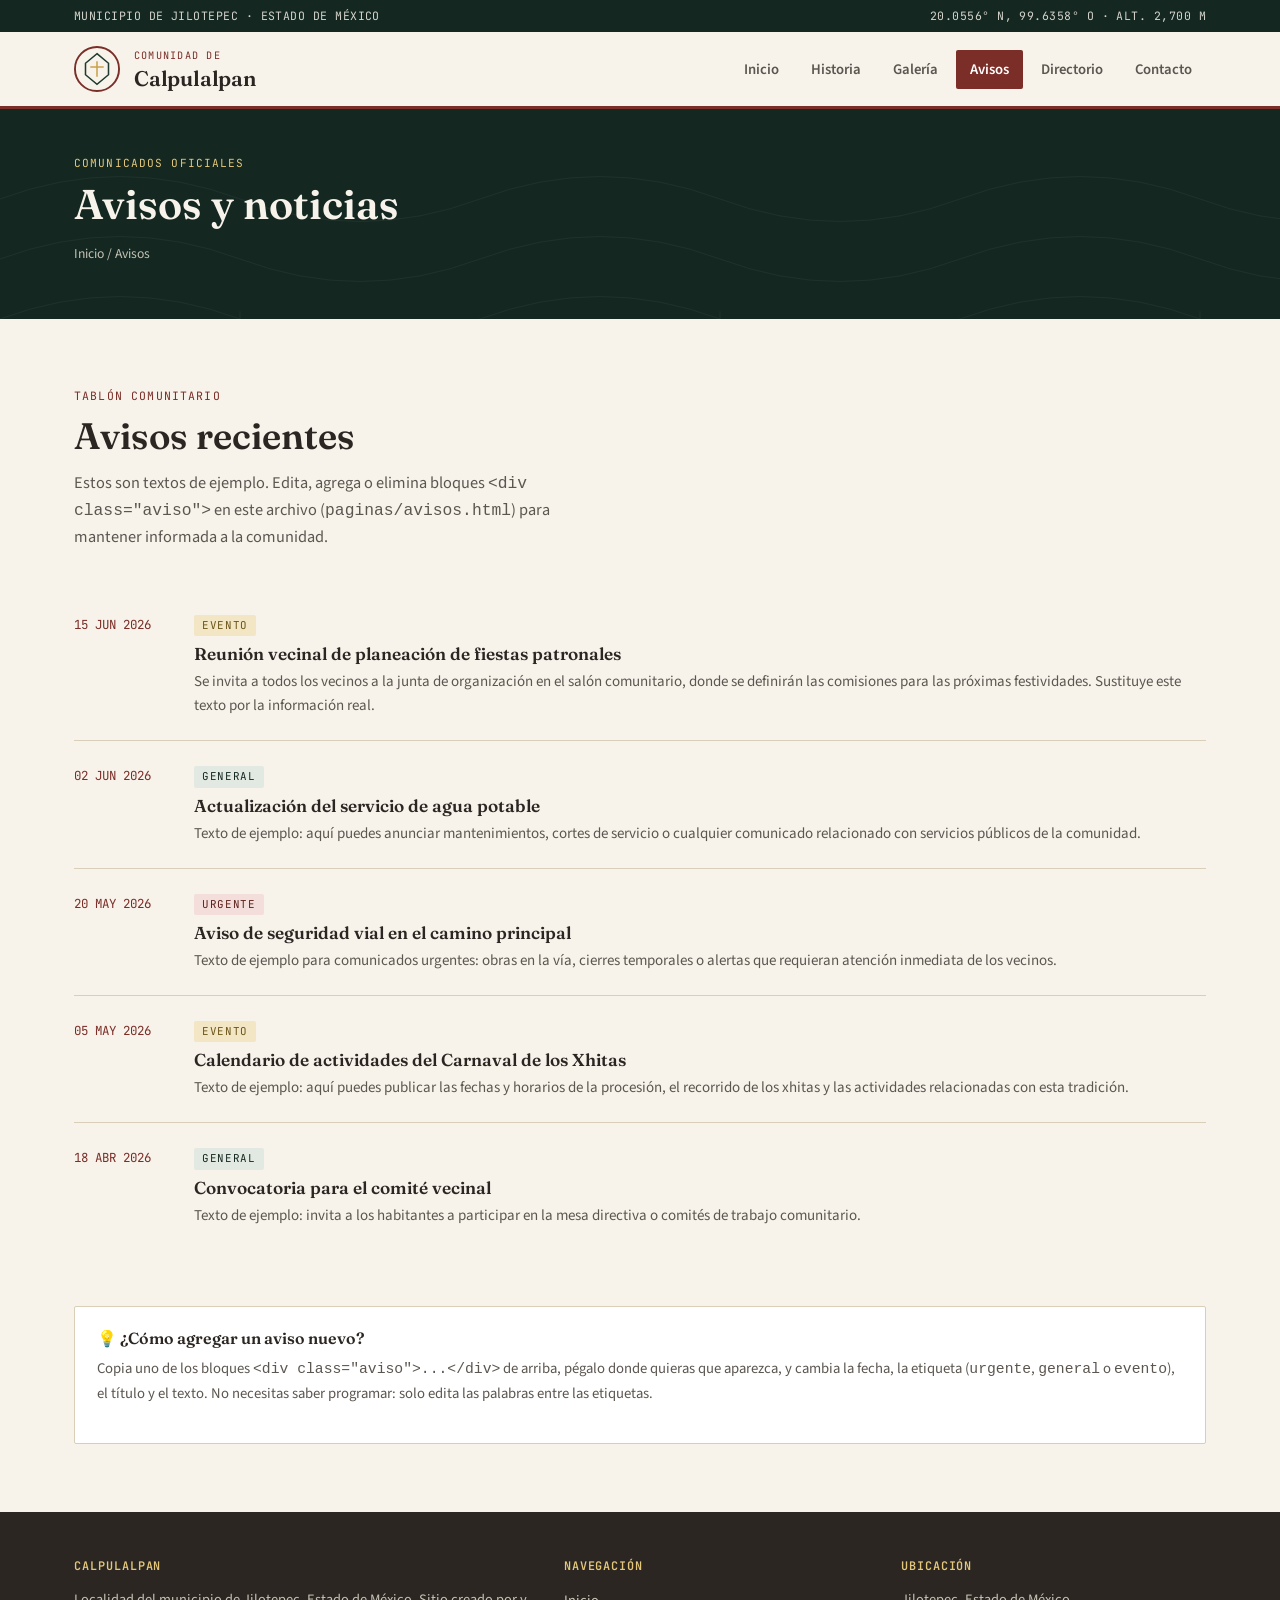
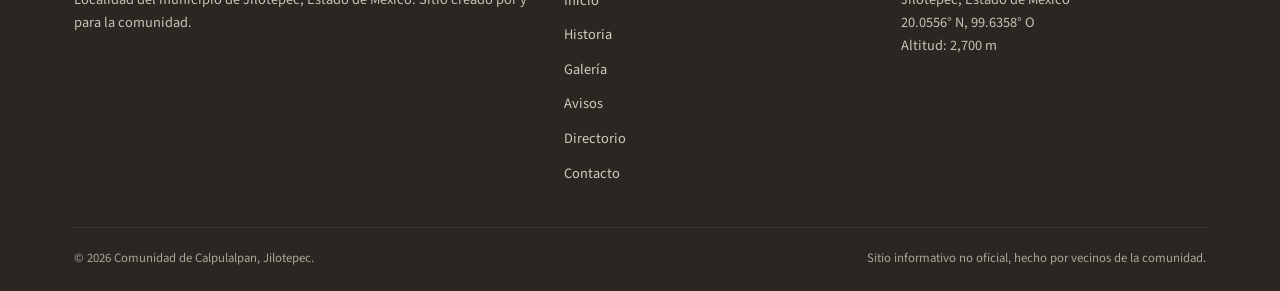
<file: paginas/avisos.html>
<!DOCTYPE html>
<html lang="es">
<head>
<meta charset="UTF-8">
<meta name="viewport" content="width=device-width, initial-scale=1.0">
<title>Avisos y Noticias — Calpulalpan, Jilotepec</title>
<meta name="description" content="Avisos, noticias y comunicados de la comunidad de Calpulalpan, Jilotepec, Estado de México.">
<link rel="preconnect" href="https://fonts.googleapis.com">
<link href="https://fonts.googleapis.com/css2?family=Fraunces:ital,opsz,wght@0,9..144,400;0,9..144,600;0,9..144,700;1,9..144,500&family=Source+Sans+3:wght@400;600;700&family=JetBrains+Mono:wght@400;500;700&display=swap" rel="stylesheet">
<link rel="stylesheet" href="../css/patron.css">
<link rel="stylesheet" href="../css/estilos.css">
</head>
<body>

<div class="membrete">
  <div class="envolvente">
    <span>MUNICIPIO DE JILOTEPEC · ESTADO DE MÉXICO</span>
    <span>20.0556° N, 99.6358° O · ALT. 2,700 M</span>
  </div>
</div>

<header class="encabezado">
  <div class="envolvente">
    <div class="marca">
      <svg class="escudo" viewBox="0 0 48 48" fill="none" xmlns="http://www.w3.org/2000/svg" role="img" aria-label="Emblema de Calpulalpan">
        <circle cx="24" cy="24" r="23" stroke="#7A2E27" stroke-width="2"/>
        <path d="M24 8 L36 18 V30 L24 40 L12 30 V18 Z" stroke="#1F3A2E" stroke-width="1.6" fill="none"/>
        <path d="M24 16 L24 32 M17 22 L31 22" stroke="#C9A24B" stroke-width="1.6"/>
      </svg>
      <div class="marca-texto">
        <span class="eyebrow">Comunidad de</span>
        <h1>Calpulalpan</h1>
      </div>
    </div>
    <button class="btn-menu" aria-expanded="false" aria-controls="menu-principal">☰ Menú</button>
    <nav class="principal" id="menu-principal">
      <a href="../index.html">Inicio</a>
      <a href="historia.html">Historia</a>
      <a href="galeria.html">Galería</a>
      <a href="avisos.html" class="activa">Avisos</a>
      <a href="directorio.html">Directorio</a>
      <a href="contacto.html">Contacto</a>
    </nav>
  </div>
</header>

<section class="banner-pagina">
  <div class="envolvente">
    <span class="eyebrow">Comunicados oficiales</span>
    <h2>Avisos y noticias</h2>
    <p class="migas"><a href="../index.html">Inicio</a> / Avisos</p>
  </div>
</section>

<section>
  <div class="envolvente">
    <div class="cabecera-seccion">
      <span class="eyebrow">Tablón comunitario</span>
      <h2>Avisos recientes</h2>
      <p>Estos son textos de ejemplo. Edita, agrega o elimina bloques <code>&lt;div class="aviso"&gt;</code> en este archivo (<code>paginas/avisos.html</code>) para mantener informada a la comunidad.</p>
    </div>

    <!-- ===== Cada aviso es un bloque .aviso. Copia y pega para agregar más. ===== -->
    <div>
      <div class="aviso">
        <div class="fecha">15 JUN 2026</div>
        <div>
          <span class="etiqueta-tipo evento">Evento</span>
          <h3>Reunión vecinal de planeación de fiestas patronales</h3>
          <p>Se invita a todos los vecinos a la junta de organización en el salón comunitario, donde se definirán las comisiones para las próximas festividades. Sustituye este texto por la información real.</p>
        </div>
      </div>

      <div class="aviso">
        <div class="fecha">02 JUN 2026</div>
        <div>
          <span class="etiqueta-tipo general">General</span>
          <h3>Actualización del servicio de agua potable</h3>
          <p>Texto de ejemplo: aquí puedes anunciar mantenimientos, cortes de servicio o cualquier comunicado relacionado con servicios públicos de la comunidad.</p>
        </div>
      </div>

      <div class="aviso">
        <div class="fecha">20 MAY 2026</div>
        <div>
          <span class="etiqueta-tipo urgente">Urgente</span>
          <h3>Aviso de seguridad vial en el camino principal</h3>
          <p>Texto de ejemplo para comunicados urgentes: obras en la vía, cierres temporales o alertas que requieran atención inmediata de los vecinos.</p>
        </div>
      </div>

      <div class="aviso">
        <div class="fecha">05 MAY 2026</div>
        <div>
          <span class="etiqueta-tipo evento">Evento</span>
          <h3>Calendario de actividades del Carnaval de los Xhitas</h3>
          <p>Texto de ejemplo: aquí puedes publicar las fechas y horarios de la procesión, el recorrido de los xhitas y las actividades relacionadas con esta tradición.</p>
        </div>
      </div>

      <div class="aviso">
        <div class="fecha">18 ABR 2026</div>
        <div>
          <span class="etiqueta-tipo general">General</span>
          <h3>Convocatoria para el comité vecinal</h3>
          <p>Texto de ejemplo: invita a los habitantes a participar en la mesa directiva o comités de trabajo comunitario.</p>
        </div>
      </div>
    </div>

    <div class="tarjeta-info mt-grande">
      <h3>💡 ¿Cómo agregar un aviso nuevo?</h3>
      <p>Copia uno de los bloques <code>&lt;div class="aviso"&gt;...&lt;/div&gt;</code> de arriba, pégalo donde quieras que aparezca, y cambia la fecha, la etiqueta (<code>urgente</code>, <code>general</code> o <code>evento</code>), el título y el texto. No necesitas saber programar: solo edita las palabras entre las etiquetas.</p>
    </div>
  </div>
</section>

<footer>
  <div class="envolvente">
    <div class="pie-grid">
      <div>
        <h4>Calpulalpan</h4>
        <p>Localidad del municipio de Jilotepec, Estado de México. Sitio creado por y para la comunidad.</p>
      </div>
      <div>
        <h4>Navegación</h4>
        <ul>
          <li><a href="../index.html">Inicio</a></li>
          <li><a href="historia.html">Historia</a></li>
          <li><a href="galeria.html">Galería</a></li>
          <li><a href="avisos.html">Avisos</a></li>
          <li><a href="directorio.html">Directorio</a></li>
          <li><a href="contacto.html">Contacto</a></li>
        </ul>
      </div>
      <div>
        <h4>Ubicación</h4>
        <p>Jilotepec, Estado de México<br>20.0556° N, 99.6358° O<br>Altitud: 2,700 m</p>
      </div>
    </div>
    <div class="pie-legal">
      <span>© <span data-anio-actual>2026</span> Comunidad de Calpulalpan, Jilotepec.</span>
      <span>Sitio informativo no oficial, hecho por vecinos de la comunidad.</span>
    </div>
  </div>
</footer>

<script src="../js/main.js"></script>
</body>
</html>
</file>
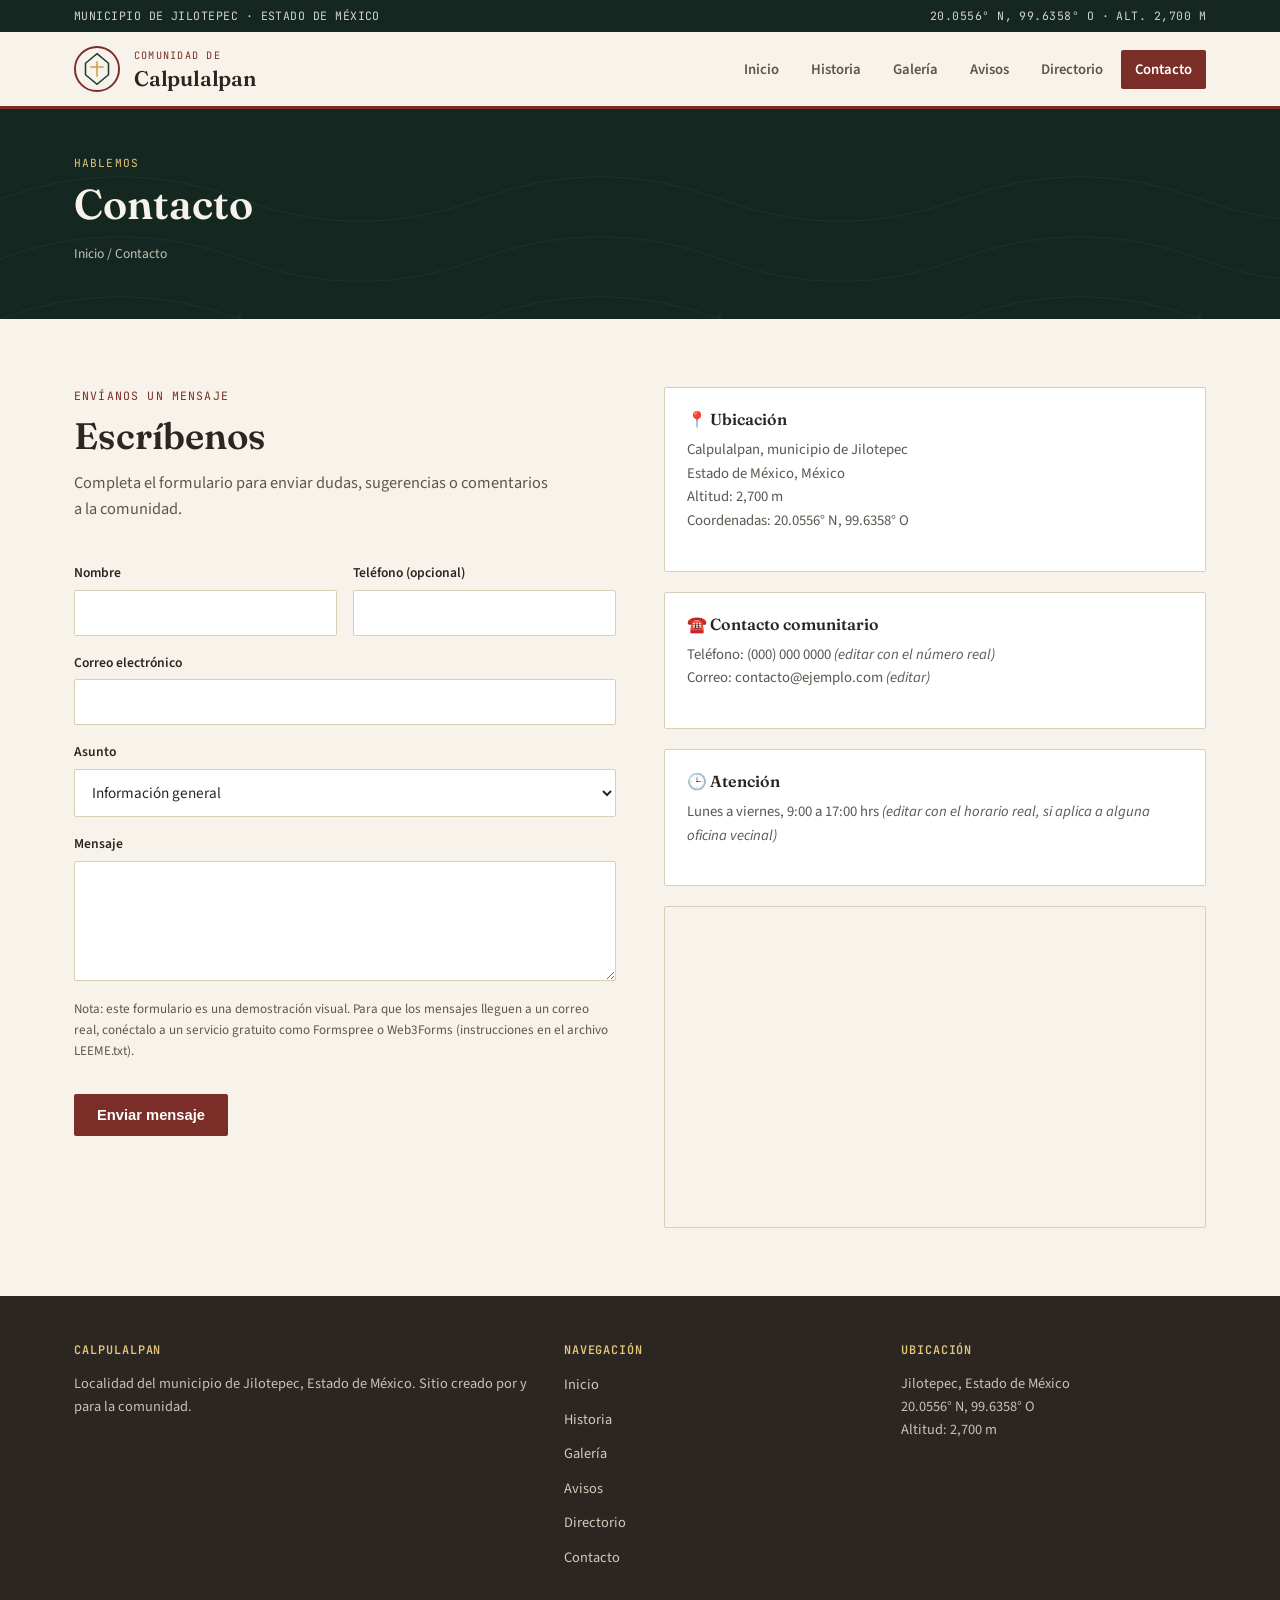
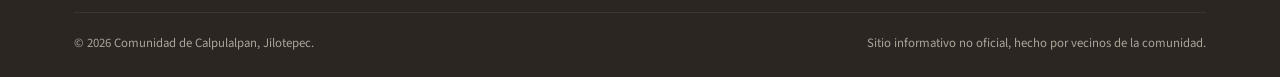
<file: paginas/contacto.html>
<!DOCTYPE html>
<html lang="es">
<head>
<meta charset="UTF-8">
<meta name="viewport" content="width=device-width, initial-scale=1.0">
<title>Contacto — Calpulalpan, Jilotepec</title>
<meta name="description" content="Información de contacto y ubicación de la comunidad de Calpulalpan, Jilotepec, Estado de México.">
<link rel="preconnect" href="https://fonts.googleapis.com">
<link href="https://fonts.googleapis.com/css2?family=Fraunces:ital,opsz,wght@0,9..144,400;0,9..144,600;0,9..144,700;1,9..144,500&family=Source+Sans+3:wght@400;600;700&family=JetBrains+Mono:wght@400;500;700&display=swap" rel="stylesheet">
<link rel="stylesheet" href="../css/patron.css">
<link rel="stylesheet" href="../css/estilos.css">
</head>
<body>

<div class="membrete">
  <div class="envolvente">
    <span>MUNICIPIO DE JILOTEPEC · ESTADO DE MÉXICO</span>
    <span>20.0556° N, 99.6358° O · ALT. 2,700 M</span>
  </div>
</div>

<header class="encabezado">
  <div class="envolvente">
    <div class="marca">
      <svg class="escudo" viewBox="0 0 48 48" fill="none" xmlns="http://www.w3.org/2000/svg" role="img" aria-label="Emblema de Calpulalpan">
        <circle cx="24" cy="24" r="23" stroke="#7A2E27" stroke-width="2"/>
        <path d="M24 8 L36 18 V30 L24 40 L12 30 V18 Z" stroke="#1F3A2E" stroke-width="1.6" fill="none"/>
        <path d="M24 16 L24 32 M17 22 L31 22" stroke="#C9A24B" stroke-width="1.6"/>
      </svg>
      <div class="marca-texto">
        <span class="eyebrow">Comunidad de</span>
        <h1>Calpulalpan</h1>
      </div>
    </div>
    <button class="btn-menu" aria-expanded="false" aria-controls="menu-principal">☰ Menú</button>
    <nav class="principal" id="menu-principal">
      <a href="../index.html">Inicio</a>
      <a href="historia.html">Historia</a>
      <a href="galeria.html">Galería</a>
      <a href="avisos.html">Avisos</a>
      <a href="directorio.html">Directorio</a>
      <a href="contacto.html" class="activa">Contacto</a>
    </nav>
  </div>
</header>

<section class="banner-pagina">
  <div class="envolvente">
    <span class="eyebrow">Hablemos</span>
    <h2>Contacto</h2>
    <p class="migas"><a href="../index.html">Inicio</a> / Contacto</p>
  </div>
</section>

<section>
  <div class="envolvente">
    <div class="cuadricula cuadricula-2" style="gap:48px; align-items:start;">

      <div>
        <div class="cabecera-seccion">
          <span class="eyebrow">Envíanos un mensaje</span>
          <h2>Escríbenos</h2>
          <p>Completa el formulario para enviar dudas, sugerencias o comentarios a la comunidad.</p>
        </div>

        <form class="form-contacto" id="form-contacto">
          <div class="fila-doble">
            <div class="campo">
              <label for="nombre">Nombre</label>
              <input type="text" id="nombre" name="nombre" required>
            </div>
            <div class="campo">
              <label for="telefono">Teléfono (opcional)</label>
              <input type="tel" id="telefono" name="telefono">
            </div>
          </div>
          <div class="campo">
            <label for="correo">Correo electrónico</label>
            <input type="email" id="correo" name="correo" required>
          </div>
          <div class="campo">
            <label for="asunto">Asunto</label>
            <select id="asunto" name="asunto">
              <option>Información general</option>
              <option>Aviso o comunicado</option>
              <option>Negocio en el directorio</option>
              <option>Fotografías para la galería</option>
              <option>Otro</option>
            </select>
          </div>
          <div class="campo">
            <label for="mensaje">Mensaje</label>
            <textarea id="mensaje" name="mensaje" required></textarea>
          </div>
          <p class="nota-form">Nota: este formulario es una demostración visual. Para que los mensajes lleguen a un correo real, conéctalo a un servicio gratuito como Formspree o Web3Forms (instrucciones en el archivo LEEME.txt).</p>
          <div>
            <button type="submit" class="btn btn-primario">Enviar mensaje</button>
          </div>
          <p id="estado-form" style="display:none; background:var(--papel-oscuro); padding:12px 16px; border-radius:var(--radio); font-size:.9rem; color:var(--monte-oscuro);"></p>
        </form>
      </div>

      <div>
        <div class="tarjeta-info" style="margin-bottom:20px;">
          <h3>📍 Ubicación</h3>
          <p>Calpulalpan, municipio de Jilotepec<br>Estado de México, México<br>Altitud: 2,700 m<br>Coordenadas: 20.0556° N, 99.6358° O</p>
        </div>
        <div class="tarjeta-info" style="margin-bottom:20px;">
          <h3>☎️ Contacto comunitario</h3>
          <p>Teléfono: (000) 000 0000 <em>(editar con el número real)</em><br>Correo: contacto@ejemplo.com <em>(editar)</em></p>
        </div>
        <div class="tarjeta-info" style="margin-bottom:20px;">
          <h3>🕒 Atención</h3>
          <p>Lunes a viernes, 9:00 a 17:00 hrs <em>(editar con el horario real, si aplica a alguna oficina vecinal)</em></p>
        </div>
        <div class="solo-lectura-mapa">
          <iframe
            src="https://www.google.com/maps?q=Calpulalpan,Jilotepec,Estado+de+M%C3%A9xico&output=embed"
            loading="lazy"
            referrerpolicy="no-referrer-when-downgrade"
            title="Mapa de Calpulalpan, Jilotepec">
          </iframe>
        </div>
      </div>

    </div>
  </div>
</section>

<footer>
  <div class="envolvente">
    <div class="pie-grid">
      <div>
        <h4>Calpulalpan</h4>
        <p>Localidad del municipio de Jilotepec, Estado de México. Sitio creado por y para la comunidad.</p>
      </div>
      <div>
        <h4>Navegación</h4>
        <ul>
          <li><a href="../index.html">Inicio</a></li>
          <li><a href="historia.html">Historia</a></li>
          <li><a href="galeria.html">Galería</a></li>
          <li><a href="avisos.html">Avisos</a></li>
          <li><a href="directorio.html">Directorio</a></li>
          <li><a href="contacto.html">Contacto</a></li>
        </ul>
      </div>
      <div>
        <h4>Ubicación</h4>
        <p>Jilotepec, Estado de México<br>20.0556° N, 99.6358° O<br>Altitud: 2,700 m</p>
      </div>
    </div>
    <div class="pie-legal">
      <span>© <span data-anio-actual>2026</span> Comunidad de Calpulalpan, Jilotepec.</span>
      <span>Sitio informativo no oficial, hecho por vecinos de la comunidad.</span>
    </div>
  </div>
</footer>

<script src="../js/main.js"></script>
</body>
</html>
</file>
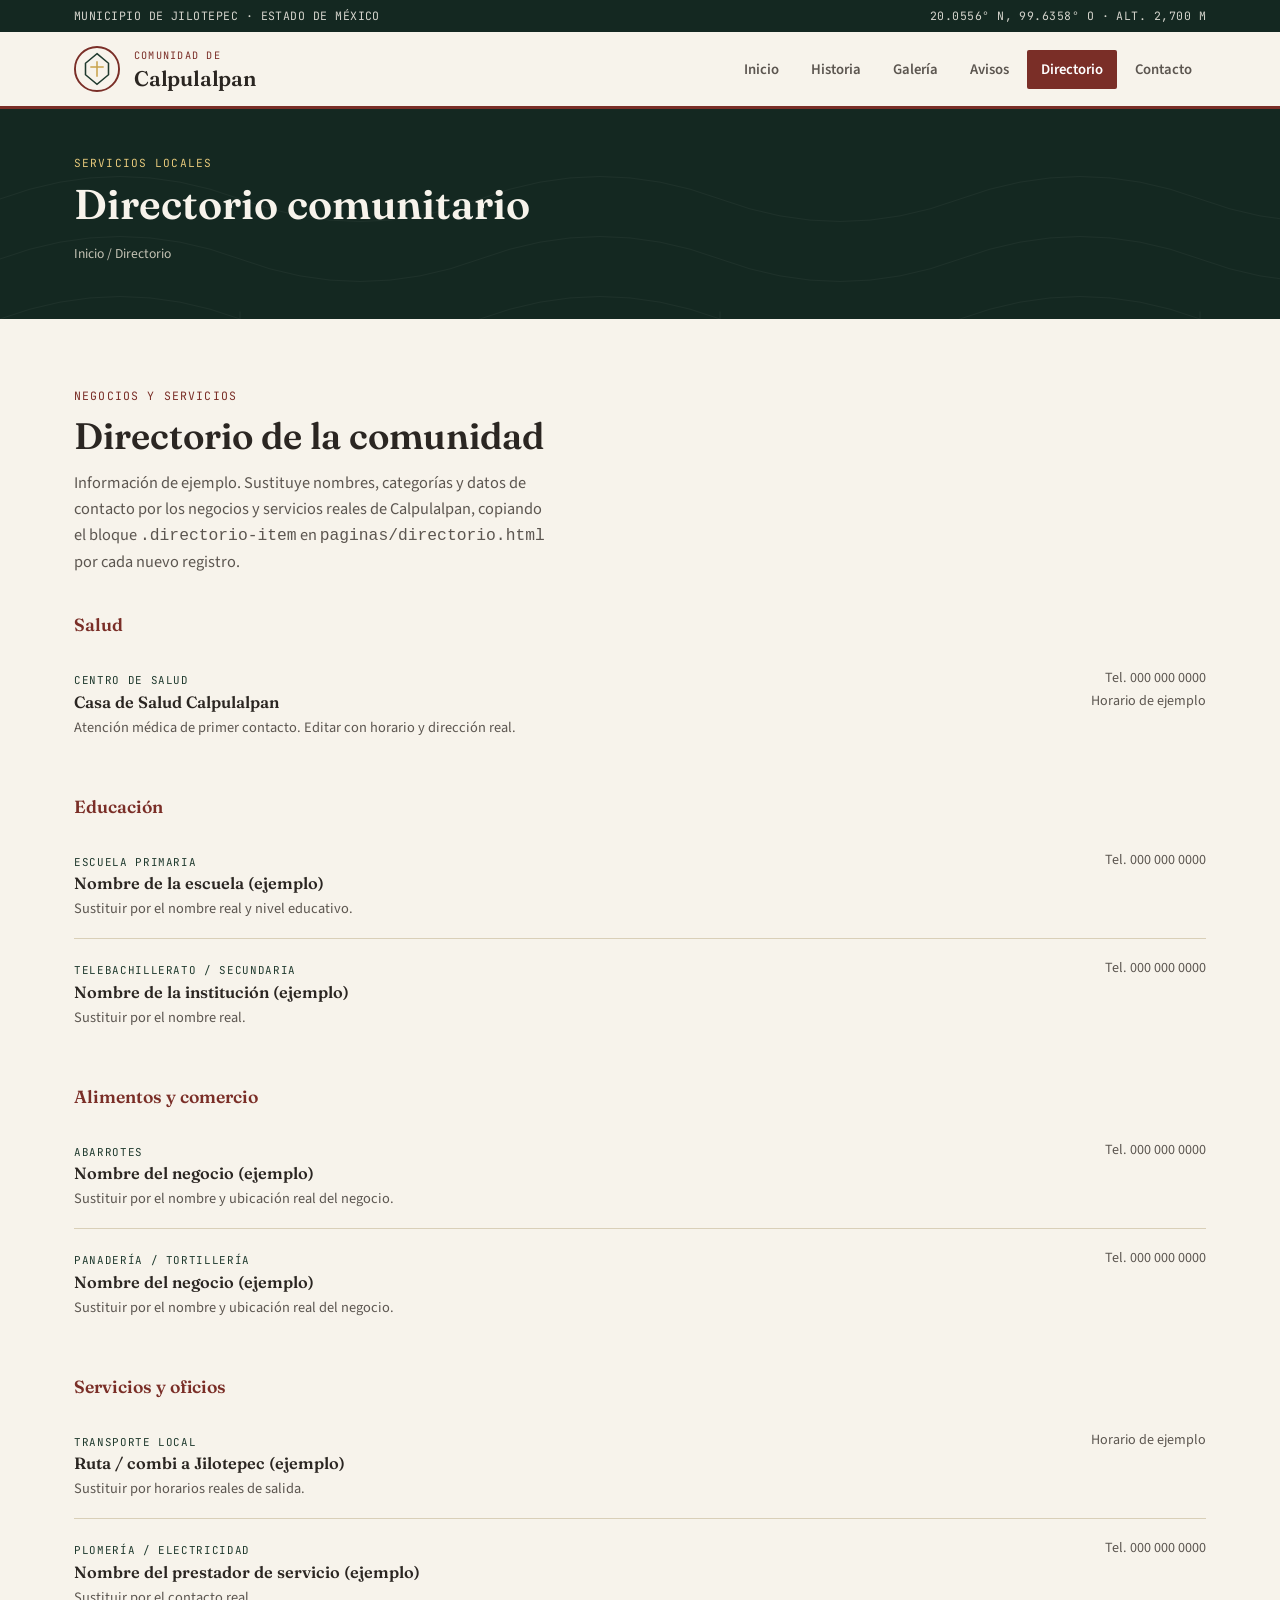
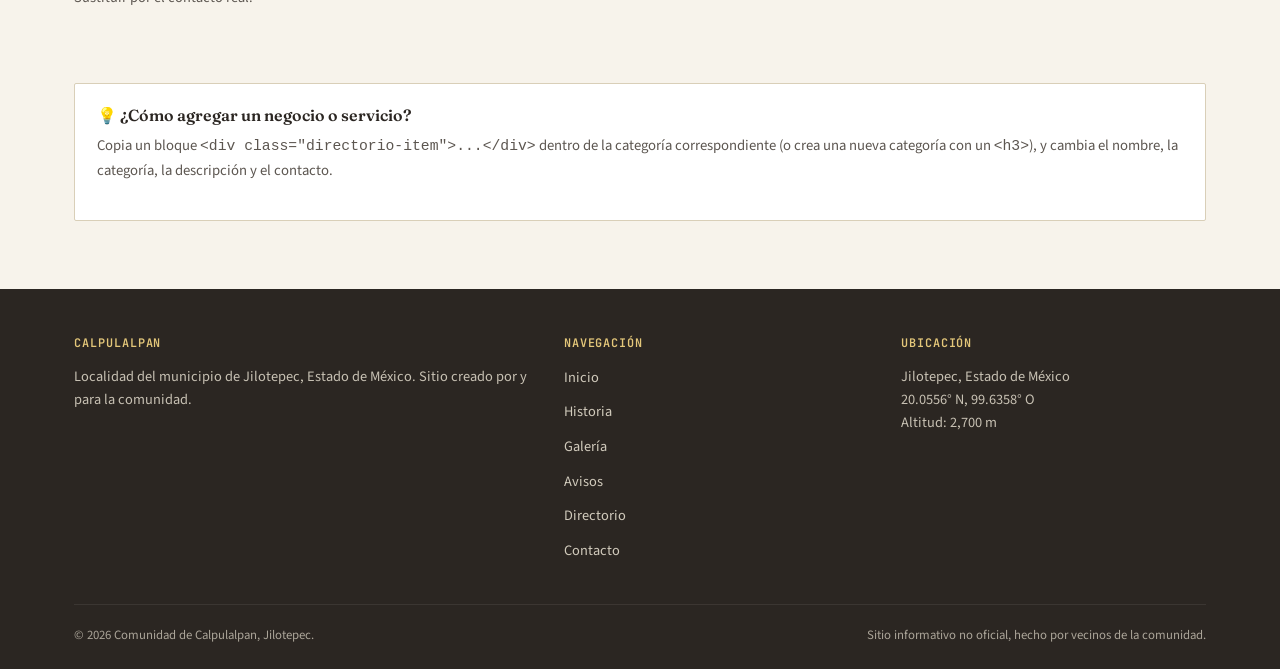
<file: paginas/directorio.html>
<!DOCTYPE html>
<html lang="es">
<head>
<meta charset="UTF-8">
<meta name="viewport" content="width=device-width, initial-scale=1.0">
<title>Directorio — Calpulalpan, Jilotepec</title>
<meta name="description" content="Directorio de servicios, negocios y contactos de utilidad para la comunidad de Calpulalpan, Jilotepec, Estado de México.">
<link rel="preconnect" href="https://fonts.googleapis.com">
<link href="https://fonts.googleapis.com/css2?family=Fraunces:ital,opsz,wght@0,9..144,400;0,9..144,600;0,9..144,700;1,9..144,500&family=Source+Sans+3:wght@400;600;700&family=JetBrains+Mono:wght@400;500;700&display=swap" rel="stylesheet">
<link rel="stylesheet" href="../css/patron.css">
<link rel="stylesheet" href="../css/estilos.css">
</head>
<body>

<div class="membrete">
  <div class="envolvente">
    <span>MUNICIPIO DE JILOTEPEC · ESTADO DE MÉXICO</span>
    <span>20.0556° N, 99.6358° O · ALT. 2,700 M</span>
  </div>
</div>

<header class="encabezado">
  <div class="envolvente">
    <div class="marca">
      <svg class="escudo" viewBox="0 0 48 48" fill="none" xmlns="http://www.w3.org/2000/svg" role="img" aria-label="Emblema de Calpulalpan">
        <circle cx="24" cy="24" r="23" stroke="#7A2E27" stroke-width="2"/>
        <path d="M24 8 L36 18 V30 L24 40 L12 30 V18 Z" stroke="#1F3A2E" stroke-width="1.6" fill="none"/>
        <path d="M24 16 L24 32 M17 22 L31 22" stroke="#C9A24B" stroke-width="1.6"/>
      </svg>
      <div class="marca-texto">
        <span class="eyebrow">Comunidad de</span>
        <h1>Calpulalpan</h1>
      </div>
    </div>
    <button class="btn-menu" aria-expanded="false" aria-controls="menu-principal">☰ Menú</button>
    <nav class="principal" id="menu-principal">
      <a href="../index.html">Inicio</a>
      <a href="historia.html">Historia</a>
      <a href="galeria.html">Galería</a>
      <a href="avisos.html">Avisos</a>
      <a href="directorio.html" class="activa">Directorio</a>
      <a href="contacto.html">Contacto</a>
    </nav>
  </div>
</header>

<section class="banner-pagina">
  <div class="envolvente">
    <span class="eyebrow">Servicios locales</span>
    <h2>Directorio comunitario</h2>
    <p class="migas"><a href="../index.html">Inicio</a> / Directorio</p>
  </div>
</section>

<section>
  <div class="envolvente">
    <div class="cabecera-seccion">
      <span class="eyebrow">Negocios y servicios</span>
      <h2>Directorio de la comunidad</h2>
      <p>Información de ejemplo. Sustituye nombres, categorías y datos de contacto por los negocios y servicios reales de Calpulalpan, copiando el bloque <code>.directorio-item</code> en <code>paginas/directorio.html</code> por cada nuevo registro.</p>
    </div>

    <h3 style="font-size:1.1rem; margin-bottom:6px; color:var(--tierra);">Salud</h3>
    <div class="mt-grande" style="margin-top:14px; margin-bottom:40px;">
      <div class="directorio-item">
        <div>
          <span class="categoria">Centro de salud</span>
          <h3>Casa de Salud Calpulalpan</h3>
          <p style="color:var(--tinta-suave); font-size:.9rem; margin:0;">Atención médica de primer contacto. Editar con horario y dirección real.</p>
        </div>
        <div class="contacto">Tel. 000 000 0000<br>Horario de ejemplo</div>
      </div>
    </div>

    <h3 style="font-size:1.1rem; margin-bottom:6px; color:var(--tierra);">Educación</h3>
    <div style="margin-top:14px; margin-bottom:40px;">
      <div class="directorio-item">
        <div>
          <span class="categoria">Escuela primaria</span>
          <h3>Nombre de la escuela (ejemplo)</h3>
          <p style="color:var(--tinta-suave); font-size:.9rem; margin:0;">Sustituir por el nombre real y nivel educativo.</p>
        </div>
        <div class="contacto">Tel. 000 000 0000</div>
      </div>
      <div class="directorio-item">
        <div>
          <span class="categoria">Telebachillerato / secundaria</span>
          <h3>Nombre de la institución (ejemplo)</h3>
          <p style="color:var(--tinta-suave); font-size:.9rem; margin:0;">Sustituir por el nombre real.</p>
        </div>
        <div class="contacto">Tel. 000 000 0000</div>
      </div>
    </div>

    <h3 style="font-size:1.1rem; margin-bottom:6px; color:var(--tierra);">Alimentos y comercio</h3>
    <div style="margin-top:14px; margin-bottom:40px;">
      <div class="directorio-item">
        <div>
          <span class="categoria">Abarrotes</span>
          <h3>Nombre del negocio (ejemplo)</h3>
          <p style="color:var(--tinta-suave); font-size:.9rem; margin:0;">Sustituir por el nombre y ubicación real del negocio.</p>
        </div>
        <div class="contacto">Tel. 000 000 0000</div>
      </div>
      <div class="directorio-item">
        <div>
          <span class="categoria">Panadería / tortillería</span>
          <h3>Nombre del negocio (ejemplo)</h3>
          <p style="color:var(--tinta-suave); font-size:.9rem; margin:0;">Sustituir por el nombre y ubicación real del negocio.</p>
        </div>
        <div class="contacto">Tel. 000 000 0000</div>
      </div>
    </div>

    <h3 style="font-size:1.1rem; margin-bottom:6px; color:var(--tierra);">Servicios y oficios</h3>
    <div style="margin-top:14px;">
      <div class="directorio-item">
        <div>
          <span class="categoria">Transporte local</span>
          <h3>Ruta / combi a Jilotepec (ejemplo)</h3>
          <p style="color:var(--tinta-suave); font-size:.9rem; margin:0;">Sustituir por horarios reales de salida.</p>
        </div>
        <div class="contacto">Horario de ejemplo</div>
      </div>
      <div class="directorio-item">
        <div>
          <span class="categoria">Plomería / electricidad</span>
          <h3>Nombre del prestador de servicio (ejemplo)</h3>
          <p style="color:var(--tinta-suave); font-size:.9rem; margin:0;">Sustituir por el contacto real.</p>
        </div>
        <div class="contacto">Tel. 000 000 0000</div>
      </div>
    </div>

    <div class="tarjeta-info mt-grande">
      <h3>💡 ¿Cómo agregar un negocio o servicio?</h3>
      <p>Copia un bloque <code>&lt;div class="directorio-item"&gt;...&lt;/div&gt;</code> dentro de la categoría correspondiente (o crea una nueva categoría con un <code>&lt;h3&gt;</code>), y cambia el nombre, la categoría, la descripción y el contacto.</p>
    </div>
  </div>
</section>

<footer>
  <div class="envolvente">
    <div class="pie-grid">
      <div>
        <h4>Calpulalpan</h4>
        <p>Localidad del municipio de Jilotepec, Estado de México. Sitio creado por y para la comunidad.</p>
      </div>
      <div>
        <h4>Navegación</h4>
        <ul>
          <li><a href="../index.html">Inicio</a></li>
          <li><a href="historia.html">Historia</a></li>
          <li><a href="galeria.html">Galería</a></li>
          <li><a href="avisos.html">Avisos</a></li>
          <li><a href="directorio.html">Directorio</a></li>
          <li><a href="contacto.html">Contacto</a></li>
        </ul>
      </div>
      <div>
        <h4>Ubicación</h4>
        <p>Jilotepec, Estado de México<br>20.0556° N, 99.6358° O<br>Altitud: 2,700 m</p>
      </div>
    </div>
    <div class="pie-legal">
      <span>© <span data-anio-actual>2026</span> Comunidad de Calpulalpan, Jilotepec.</span>
      <span>Sitio informativo no oficial, hecho por vecinos de la comunidad.</span>
    </div>
  </div>
</footer>

<script src="../js/main.js"></script>
</body>
</html>
</file>
<file: css/patron.css>
/* Patrón de fondo: líneas topográficas / curvas de nivel
   inspiradas en mapas de archivo del territorio.
   Se usa como variable --patron-mapa en estilos.css */
:root {
  --patron-mapa: url("data:image/svg+xml,%3Csvg xmlns='http://www.w3.org/2000/svg' width='640' height='640' viewBox='0 0 640 640'%3E%3Cg fill='none' stroke='%23F7F3EB' stroke-width='1'%3E%3Cpath d='M0 120 Q160 60 320 120 T640 120'/%3E%3Cpath d='M0 200 Q160 140 320 200 T640 200'/%3E%3Cpath d='M0 280 Q160 220 320 280 T640 280'/%3E%3Cpath d='M0 360 Q160 300 320 360 T640 360'/%3E%3Cpath d='M0 440 Q160 380 320 440 T640 440'/%3E%3Cpath d='M0 520 Q160 460 320 520 T640 520'/%3E%3Ccircle cx='320' cy='300' r='4' fill='%23F7F3EB' stroke='none'/%3E%3Cpath d='M320 300 L320 270' /%3E%3C/g%3E%3C/svg%3E");
}
</file>
<file: css/estilos.css>
/* ============================================
   CALPULALPAN, JILOTEPEC — Hoja de estilos
   Sistema de diseño institucional con identidad local
   ============================================ */

:root {
  /* Paleta */
  --tierra:        #7A2E27;
  --tierra-oscuro:  #5C211C;
  --monte:         #1F3A2E;
  --monte-oscuro:  #142821;
  --maiz:          #C9A24B;
  --maiz-claro:    #E4C77A;
  --papel:         #F7F3EB;
  --papel-oscuro:  #EFE8D8;
  --tinta:         #2B2622;
  --tinta-suave:   #5C5650;
  --linea:         #D9CFB8;
  --blanco:        #FFFFFF;

  /* Tipografía */
  --fuente-display: "Fraunces", Georgia, serif;
  --fuente-cuerpo:  "Source Sans 3", "Segoe UI", sans-serif;
  --fuente-dato:    "JetBrains Mono", "Courier New", monospace;

  /* Espaciado */
  --max-ancho: 1180px;
  --radio: 2px;
}

* { box-sizing: border-box; }

html {
  scroll-behavior: smooth;
}

@media (prefers-reduced-motion: reduce) {
  html { scroll-behavior: auto; }
  * { animation-duration: 0.01ms !important; animation-iteration-count: 1 !important; transition-duration: 0.01ms !important; }
}

body {
  margin: 0;
  font-family: var(--fuente-cuerpo);
  background: var(--papel);
  color: var(--tinta);
  line-height: 1.6;
  font-size: 16px;
}

img { max-width: 100%; display: block; }

a { color: inherit; text-decoration: none; }

h1, h2, h3, h4 {
  font-family: var(--fuente-display);
  font-weight: 600;
  line-height: 1.15;
  margin: 0;
  color: var(--tinta);
}

p { margin: 0 0 1rem 0; }

.envolvente {
  max-width: var(--max-ancho);
  margin: 0 auto;
  padding: 0 24px;
}

/* ===== Franja de membrete (encabezado institucional) ===== */
.membrete {
  background: var(--monte-oscuro);
  color: var(--papel);
  font-family: var(--fuente-dato);
  font-size: 0.72rem;
  letter-spacing: 0.04em;
  padding: 7px 0;
}

.membrete .envolvente {
  display: flex;
  justify-content: space-between;
  flex-wrap: wrap;
  gap: 6px;
  opacity: 0.85;
}

/* ===== Encabezado principal ===== */
.encabezado {
  background: var(--papel);
  border-bottom: 3px solid var(--tierra);
  position: sticky;
  top: 0;
  z-index: 50;
}

.encabezado .envolvente {
  display: flex;
  align-items: center;
  justify-content: space-between;
  padding-top: 14px;
  padding-bottom: 14px;
  gap: 24px;
}

.marca {
  display: flex;
  align-items: center;
  gap: 14px;
}

.escudo {
  width: 46px;
  height: 46px;
  flex-shrink: 0;
}

.marca-texto .eyebrow {
  display: block;
  font-family: var(--fuente-dato);
  font-size: 0.64rem;
  letter-spacing: 0.12em;
  text-transform: uppercase;
  color: var(--tierra);
  margin-bottom: 2px;
}

.marca-texto h1 {
  font-size: 1.32rem;
  letter-spacing: -0.01em;
}

nav.principal {
  display: flex;
  gap: 4px;
  flex-wrap: wrap;
}

nav.principal a {
  font-size: 0.92rem;
  padding: 8px 14px;
  border-radius: var(--radio);
  color: var(--tinta-suave);
  font-weight: 600;
  transition: background 0.15s, color 0.15s;
}

nav.principal a:hover,
nav.principal a:focus-visible {
  background: var(--papel-oscuro);
  color: var(--tierra-oscuro);
}

nav.principal a.activa {
  color: var(--blanco);
  background: var(--tierra);
}

.btn-menu {
  display: none;
  background: none;
  border: 1px solid var(--linea);
  border-radius: var(--radio);
  padding: 8px 12px;
  font-size: 0.9rem;
  cursor: pointer;
  color: var(--tinta);
}

@media (max-width: 860px) {
  .btn-menu { display: inline-flex; align-items: center; gap: 8px; }
  nav.principal {
    display: none;
    width: 100%;
    flex-direction: column;
    padding-top: 10px;
    border-top: 1px solid var(--linea);
    margin-top: 10px;
  }
  nav.principal.abierta { display: flex; }
  .encabezado .envolvente { flex-wrap: wrap; }
}

a:focus-visible, button:focus-visible {
  outline: 2px solid var(--tierra);
  outline-offset: 2px;
}

/* ===== Hero ===== */
.hero {
  position: relative;
  background: var(--monte-oscuro);
  color: var(--papel);
  overflow: hidden;
}

.hero::before {
  content: "";
  position: absolute;
  inset: 0;
  background-image: var(--patron-mapa);
  background-size: 640px;
  background-position: center;
  opacity: 0.07;
  pointer-events: none;
}

.hero .envolvente {
  position: relative;
  padding: 72px 24px 64px;
  display: grid;
  grid-template-columns: 1.3fr 1fr;
  gap: 40px;
  align-items: end;
}

@media (max-width: 860px) {
  .hero .envolvente { grid-template-columns: 1fr; padding: 48px 20px; }
}

.hero .eyebrow-linea {
  display: flex;
  align-items: center;
  gap: 10px;
  font-family: var(--fuente-dato);
  font-size: 0.74rem;
  letter-spacing: 0.1em;
  text-transform: uppercase;
  color: var(--maiz-claro);
  margin-bottom: 18px;
}

.hero .eyebrow-linea::before {
  content: "";
  width: 28px;
  height: 1px;
  background: var(--maiz-claro);
}

.hero h2 {
  font-size: clamp(2.2rem, 5vw, 3.6rem);
  color: var(--papel);
  margin-bottom: 16px;
}

.hero h2 em {
  font-style: italic;
  color: var(--maiz-claro);
}

.hero .sub {
  font-size: 1.08rem;
  color: var(--papel-oscuro);
  max-width: 46ch;
  margin-bottom: 0;
}

.hero-ficha {
  background: rgba(247, 243, 235, 0.06);
  border: 1px solid rgba(247, 243, 235, 0.18);
  border-radius: var(--radio);
  padding: 22px;
}

.hero-ficha .titulo-ficha {
  font-family: var(--fuente-dato);
  font-size: 0.66rem;
  letter-spacing: 0.1em;
  text-transform: uppercase;
  color: var(--maiz-claro);
  margin-bottom: 14px;
}

.dato-fila {
  display: flex;
  justify-content: space-between;
  padding: 8px 0;
  border-bottom: 1px solid rgba(247, 243, 235, 0.12);
  font-size: 0.88rem;
}

.dato-fila:last-child { border-bottom: none; }
.dato-fila span:first-child { color: var(--papel-oscuro); opacity: 0.75; }
.dato-fila span:last-child { font-family: var(--fuente-dato); color: var(--maiz-claro); text-align: right; }

/* ===== Botones ===== */
.btn {
  display: inline-block;
  padding: 12px 22px;
  border-radius: var(--radio);
  font-weight: 600;
  font-size: 0.92rem;
  border: 1.5px solid transparent;
  cursor: pointer;
  transition: transform 0.12s, background 0.15s, color 0.15s, border-color .15s;
}

.btn-primario {
  background: var(--tierra);
  color: var(--blanco);
}
.btn-primario:hover { background: var(--tierra-oscuro); transform: translateY(-1px); }

.btn-secundario {
  background: transparent;
  border-color: var(--papel-oscuro);
  color: var(--papel);
}
.btn-secundario:hover { background: rgba(247,243,235,0.1); }

.grupo-btn { display: flex; gap: 12px; flex-wrap: wrap; margin-top: 26px; }

/* ===== Secciones generales ===== */
section { padding: 68px 0; }
.seccion-alt { background: var(--papel-oscuro); }

.cabecera-seccion {
  max-width: 60ch;
  margin-bottom: 40px;
}

.cabecera-seccion .eyebrow {
  display: block;
  font-family: var(--fuente-dato);
  font-size: 0.72rem;
  letter-spacing: 0.1em;
  text-transform: uppercase;
  color: var(--tierra);
  margin-bottom: 10px;
}

.cabecera-seccion h2 {
  font-size: clamp(1.7rem, 3.5vw, 2.3rem);
  margin-bottom: 12px;
}

.cabecera-seccion p {
  color: var(--tinta-suave);
  font-size: 1.02rem;
}

.cabecera-seccion.centrada {
  margin-left: auto;
  margin-right: auto;
  text-align: center;
}

/* ===== Página de membrete oficial (banner pequeño en páginas internas) ===== */
.banner-pagina {
  background: var(--monte-oscuro);
  color: var(--papel);
  padding: 46px 0 38px;
  position: relative;
  overflow: hidden;
}
.banner-pagina::before {
  content: "";
  position: absolute; inset: 0;
  background-image: var(--patron-mapa);
  background-size: 480px;
  opacity: 0.06;
}
.banner-pagina .envolvente { position: relative; }
.banner-pagina .eyebrow {
  font-family: var(--fuente-dato);
  font-size: 0.7rem;
  letter-spacing: 0.1em;
  text-transform: uppercase;
  color: var(--maiz-claro);
  display: block;
  margin-bottom: 8px;
}
.banner-pagina h2 { color: var(--papel); font-size: clamp(1.8rem, 4vw, 2.6rem); }
.migas {
  margin-top: 14px;
  font-size: 0.85rem;
  color: var(--papel-oscuro);
  opacity: 0.8;
}
.migas a:hover { color: var(--maiz-claro); }

/* ===== Tarjetas ===== */
.cuadricula {
  display: grid;
  gap: 24px;
}
.cuadricula-3 { grid-template-columns: repeat(3, 1fr); }
.cuadricula-2 { grid-template-columns: repeat(2, 1fr); }
.cuadricula-4 { grid-template-columns: repeat(4, 1fr); }

@media (max-width: 900px) {
  .cuadricula-3, .cuadricula-4 { grid-template-columns: repeat(2, 1fr); }
}
@media (max-width: 600px) {
  .cuadricula-2, .cuadricula-3, .cuadricula-4 { grid-template-columns: 1fr; }
}

.tarjeta {
  background: var(--blanco);
  border: 1px solid var(--linea);
  border-radius: var(--radio);
  overflow: hidden;
  transition: box-shadow 0.18s, transform 0.18s;
}
.tarjeta:hover { box-shadow: 0 10px 28px -12px rgba(43,38,34,0.25); transform: translateY(-2px); }

.tarjeta .img-cubierta {
  aspect-ratio: 4/3;
  background: var(--papel-oscuro);
  overflow: hidden;
  position: relative;
}
.tarjeta .img-cubierta img { width: 100%; height: 100%; object-fit: cover; }

/* Marcador visual mientras no hay foto propia */
.img-cubierta.marcador {
  background:
    linear-gradient(135deg, rgba(122,46,39,0.10), rgba(31,58,46,0.10)),
    var(--papel-oscuro);
  display: flex;
  align-items: center;
  justify-content: center;
}
.img-cubierta.marcador::after {
  content: "📷";
  font-size: 1.6rem;
  opacity: 0.35;
}

.tarjeta-cuerpo { padding: 20px; }
.tarjeta-cuerpo .num {
  font-family: var(--fuente-dato);
  font-size: 0.72rem;
  color: var(--tierra);
  letter-spacing: 0.06em;
}
.tarjeta-cuerpo h3 { font-size: 1.12rem; margin: 8px 0 8px; }
.tarjeta-cuerpo p { color: var(--tinta-suave); font-size: 0.92rem; margin-bottom: 0; }

/* ===== Franja de cifras ===== */
.cifras {
  background: var(--tierra);
  color: var(--papel);
}
.cifras .cuadricula-4 { gap: 0; }
.cifra-item {
  text-align: center;
  padding: 36px 16px;
  border-right: 1px solid rgba(247,243,235,0.18);
}
.cifra-item:last-child { border-right: none; }
.cifra-item .num-grande {
  font-family: var(--fuente-dato);
  font-size: clamp(1.8rem, 4vw, 2.6rem);
  color: var(--maiz-claro);
  font-weight: 700;
}
.cifra-item .etiqueta {
  font-size: 0.82rem;
  margin-top: 6px;
  color: var(--papel-oscuro);
  opacity: 0.85;
}
@media (max-width: 700px) {
  .cifras .cuadricula-4 { grid-template-columns: repeat(2, 1fr); }
  .cifra-item { border-right: none; border-bottom: 1px solid rgba(247,243,235,0.18); }
}

/* ===== Avisos / noticias ===== */
.aviso {
  display: flex;
  gap: 20px;
  padding: 22px 0;
  border-bottom: 1px solid var(--linea);
}
.aviso:last-child { border-bottom: none; }
.aviso .fecha {
  font-family: var(--fuente-dato);
  font-size: 0.78rem;
  color: var(--tierra);
  min-width: 100px;
  flex-shrink: 0;
  padding-top: 3px;
}
.aviso .etiqueta-tipo {
  display: inline-block;
  font-size: 0.68rem;
  font-family: var(--fuente-dato);
  letter-spacing: 0.06em;
  text-transform: uppercase;
  padding: 2px 8px;
  border-radius: var(--radio);
  margin-bottom: 8px;
}
.etiqueta-tipo.urgente { background: #F4DEDB; color: var(--tierra-oscuro); }
.etiqueta-tipo.general { background: #E2E9E2; color: var(--monte-oscuro); }
.etiqueta-tipo.evento  { background: #F2E6C4; color: #6B5417; }

.aviso h3 { font-size: 1.08rem; margin-bottom: 6px; }
.aviso p { color: var(--tinta-suave); font-size: 0.94rem; margin-bottom: 0; }

/* ===== Directorio ===== */
.directorio-item {
  display: flex;
  justify-content: space-between;
  align-items: flex-start;
  gap: 16px;
  padding: 18px 0;
  border-bottom: 1px solid var(--linea);
}
.directorio-item:last-child { border-bottom: none; }
.directorio-item h3 { font-size: 1.02rem; margin-bottom: 4px; }
.directorio-item .categoria {
  font-family: var(--fuente-dato);
  font-size: 0.68rem;
  text-transform: uppercase;
  letter-spacing: .06em;
  color: var(--monte);
}
.directorio-item .contacto {
  text-align: right;
  font-size: 0.88rem;
  color: var(--tinta-suave);
  flex-shrink: 0;
}

/* ===== Galería ===== */
.galeria-grid {
  display: grid;
  grid-template-columns: repeat(4, 1fr);
  gap: 14px;
}
@media (max-width: 900px) { .galeria-grid { grid-template-columns: repeat(3, 1fr); } }
@media (max-width: 600px) { .galeria-grid { grid-template-columns: repeat(2, 1fr); } }

.galeria-item {
  aspect-ratio: 1;
  overflow: hidden;
  border-radius: var(--radio);
  background: var(--papel-oscuro);
  cursor: pointer;
  position: relative;
}
.galeria-item img {
  width: 100%; height: 100%; object-fit: cover;
  transition: transform 0.3s;
}
.galeria-item:hover img { transform: scale(1.06); }
.galeria-item .pie {
  position: absolute; bottom: 0; left: 0; right: 0;
  background: linear-gradient(transparent, rgba(20,15,10,0.75));
  color: var(--papel);
  font-size: 0.78rem;
  padding: 22px 10px 8px;
  opacity: 0;
  transition: opacity 0.2s;
}
.galeria-item:hover .pie { opacity: 1; }

.galeria-vacia {
  border: 2px dashed var(--linea);
  border-radius: var(--radio);
  padding: 56px 24px;
  text-align: center;
  color: var(--tinta-suave);
  background: var(--blanco);
}
.galeria-vacia .icono { font-size: 2rem; margin-bottom: 12px; }

/* ===== Lightbox simple ===== */
.lightbox {
  position: fixed; inset: 0;
  background: rgba(20,15,10,0.92);
  display: none;
  align-items: center;
  justify-content: center;
  z-index: 200;
  padding: 32px;
}
.lightbox.activo { display: flex; }
.lightbox img { max-width: 90vw; max-height: 80vh; object-fit: contain; border-radius: var(--radio); }
.lightbox .cerrar {
  position: absolute; top: 20px; right: 28px;
  color: var(--papel); font-size: 1.6rem;
  background: none; border: none; cursor: pointer;
  font-family: var(--fuente-cuerpo);
}
.lightbox .leyenda {
  position: absolute; bottom: 24px; left: 0; right: 0;
  text-align: center; color: var(--papel-oscuro); font-size: 0.9rem;
}

/* ===== Línea de tiempo (historia) ===== */
.linea-tiempo {
  position: relative;
  padding-left: 32px;
  border-left: 2px solid var(--linea);
}
.evento-tiempo {
  position: relative;
  padding-bottom: 38px;
}
.evento-tiempo:last-child { padding-bottom: 0; }
.evento-tiempo::before {
  content: "";
  position: absolute;
  left: -38px;
  top: 4px;
  width: 11px; height: 11px;
  border-radius: 50%;
  background: var(--tierra);
  border: 2px solid var(--papel);
  box-shadow: 0 0 0 2px var(--tierra);
}
.evento-tiempo .anio {
  font-family: var(--fuente-dato);
  color: var(--tierra);
  font-weight: 700;
  font-size: 0.95rem;
  margin-bottom: 4px;
}
.evento-tiempo h3 { font-size: 1.1rem; margin-bottom: 6px; }
.evento-tiempo p { color: var(--tinta-suave); margin-bottom: 0; }

/* ===== Citas / destacados ===== */
.destacado-cultura {
  background: var(--monte);
  color: var(--papel);
  border-radius: var(--radio);
  padding: 36px;
  position: relative;
}
.destacado-cultura .eyebrow {
  font-family: var(--fuente-dato);
  font-size: 0.7rem;
  letter-spacing: 0.1em;
  text-transform: uppercase;
  color: var(--maiz-claro);
  display: block;
  margin-bottom: 14px;
}
.destacado-cultura p {
  font-family: var(--fuente-display);
  font-size: 1.2rem;
  line-height: 1.5;
  color: var(--papel);
}

/* ===== Formulario de contacto ===== */
.form-contacto {
  display: grid;
  gap: 16px;
}
.campo label {
  display: block;
  font-size: 0.85rem;
  font-weight: 600;
  margin-bottom: 6px;
  color: var(--tinta);
}
.campo input, .campo textarea, .campo select {
  width: 100%;
  padding: 11px 13px;
  border: 1.5px solid var(--linea);
  border-radius: var(--radio);
  font-family: var(--fuente-cuerpo);
  font-size: 0.95rem;
  background: var(--blanco);
  color: var(--tinta);
}
.campo input:focus, .campo textarea:focus, .campo select:focus {
  outline: none;
  border-color: var(--tierra);
}
.campo textarea { resize: vertical; min-height: 120px; }
.fila-doble { display: grid; grid-template-columns: 1fr 1fr; gap: 16px; }
@media (max-width: 600px) { .fila-doble { grid-template-columns: 1fr; } }

.nota-form {
  font-size: 0.82rem;
  color: var(--tinta-suave);
  margin-top: -6px;
}

/* ===== Tarjetas de contacto/ubicación ===== */
.tarjeta-info {
  background: var(--blanco);
  border: 1px solid var(--linea);
  border-radius: var(--radio);
  padding: 22px;
}
.tarjeta-info h3 {
  font-size: 1rem;
  margin-bottom: 10px;
  display: flex;
  align-items: center;
  gap: 8px;
}
.tarjeta-info p { font-size: 0.92rem; color: var(--tinta-suave); }

/* ===== Pie de página ===== */
footer {
  background: var(--tinta);
  color: var(--papel-oscuro);
  padding: 48px 0 24px;
}
.pie-grid {
  display: grid;
  grid-template-columns: 1.5fr 1fr 1fr;
  gap: 32px;
  margin-bottom: 32px;
}
@media (max-width: 700px) { .pie-grid { grid-template-columns: 1fr; } }
footer h4 {
  font-family: var(--fuente-dato);
  font-size: 0.74rem;
  letter-spacing: 0.08em;
  text-transform: uppercase;
  color: var(--maiz-claro);
  margin-bottom: 14px;
}
footer p { color: var(--papel-oscuro); opacity: 0.8; font-size: 0.9rem; }
footer ul { list-style: none; padding: 0; margin: 0; }
footer li { margin-bottom: 9px; }
footer a { opacity: 0.85; font-size: 0.9rem; transition: opacity 0.15s; }
footer a:hover { opacity: 1; color: var(--maiz-claro); }
.pie-legal {
  border-top: 1px solid rgba(247,243,235,0.12);
  padding-top: 20px;
  font-size: 0.8rem;
  opacity: 0.65;
  display: flex;
  justify-content: space-between;
  flex-wrap: wrap;
  gap: 8px;
}

/* ===== Utilidades ===== */
.centro-texto { text-align: center; }
.mt-grande { margin-top: 56px; }
.solo-lectura-mapa {
  border-radius: var(--radio);
  overflow: hidden;
  border: 1px solid var(--linea);
}
.solo-lectura-mapa iframe { width: 100%; height: 320px; border: 0; display: block; }
</file>
